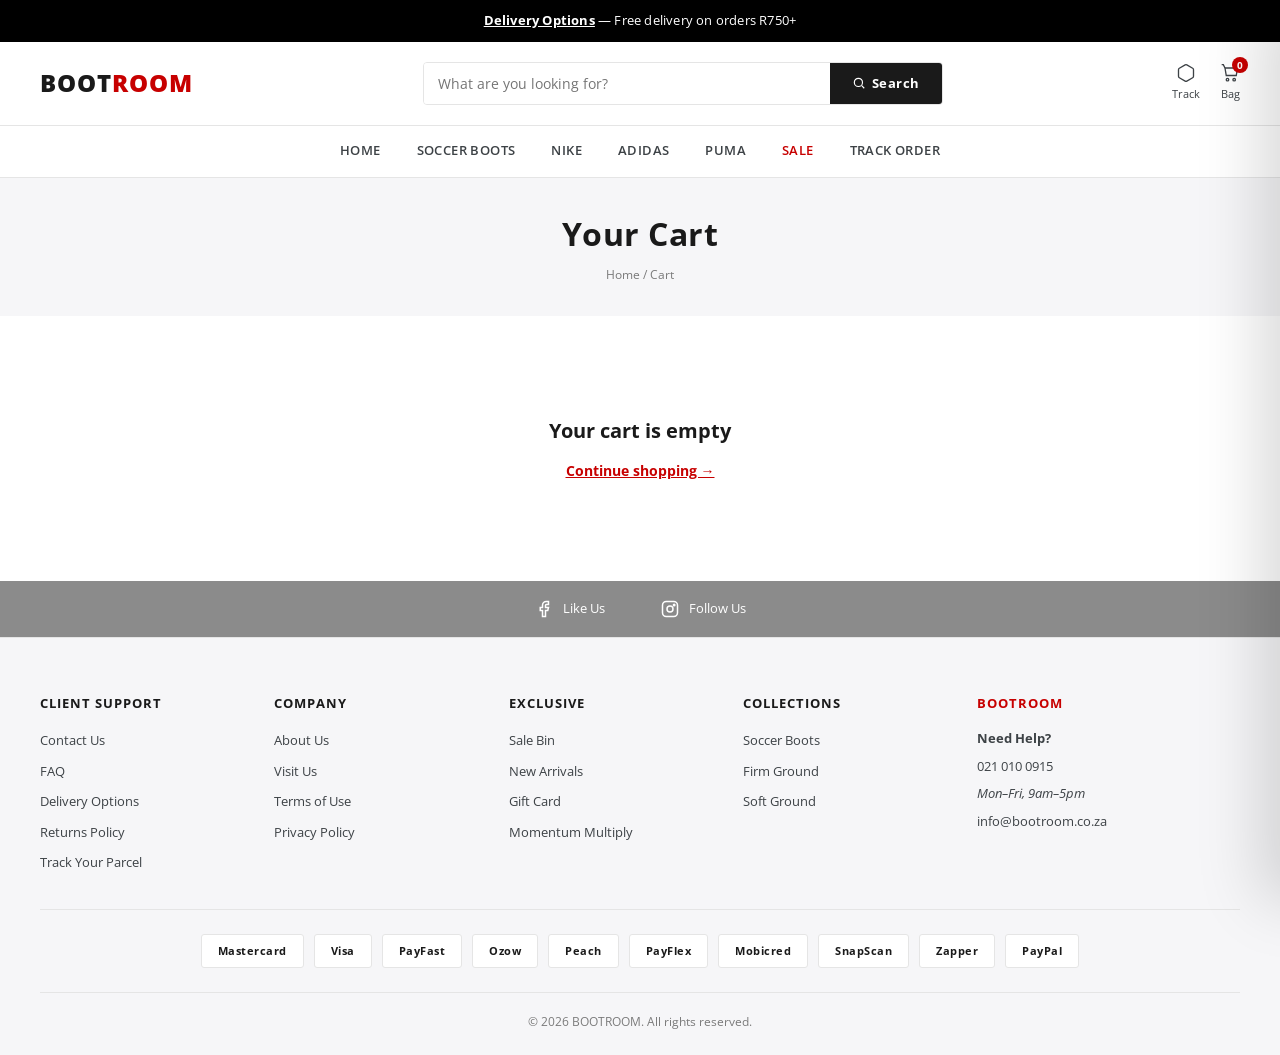
<file: cart.html>
<!DOCTYPE html>
<html lang="en">
<head>
<meta charset="UTF-8">
<meta name="viewport" content="width=device-width, initial-scale=1.0">
<title>Cart — BOOTROOM</title>
<link rel="preconnect" href="https://fonts.googleapis.com">
<link href="https://fonts.googleapis.com/css2?family=Open+Sans:wght@400;600;700;800&display=swap" rel="stylesheet">
<link rel="stylesheet" href="styles.css">
</head>
<body data-page="cart">
<div id="siteHeader"></div>

<section class="collection-header">
  <h1>Your Cart</h1>
  <div class="collection-breadcrumb">
    <a href="index.html">Home</a> / <span>Cart</span>
  </div>
</section>

<div class="wrap" id="cartPage"></div>

<div id="siteFooter"></div>

<script src="data.js"></script>
<script src="script.js"></script>
<script src="pages.js"></script>
</body>
</html>
</file>
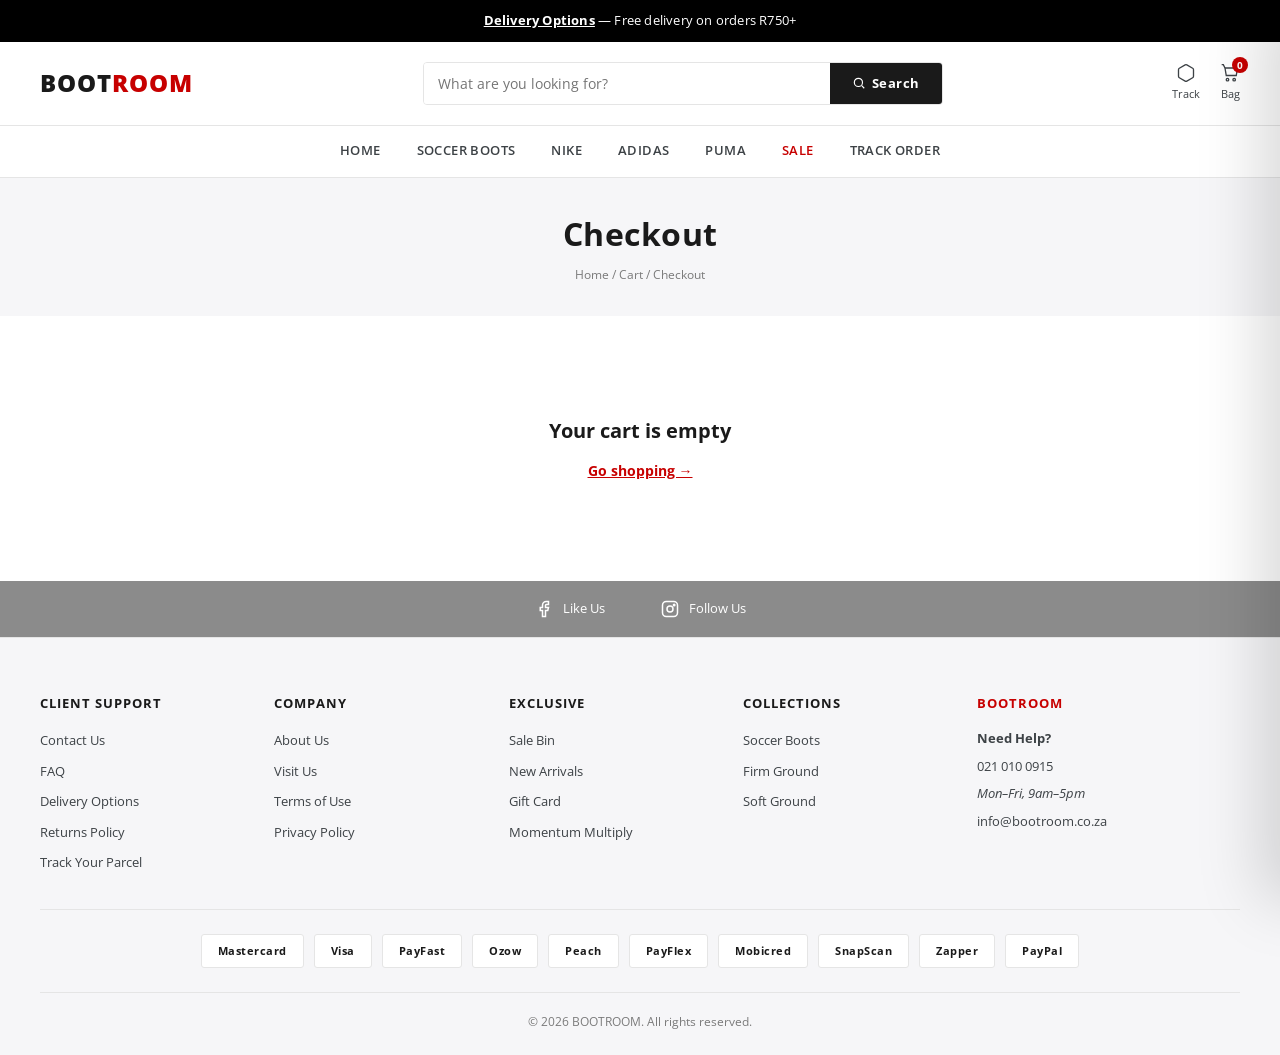
<file: checkout.html>
<!DOCTYPE html>
<html lang="en">
<head>
<meta charset="UTF-8">
<meta name="viewport" content="width=device-width, initial-scale=1.0">
<title>Checkout — BOOTROOM</title>
<link rel="preconnect" href="https://fonts.googleapis.com">
<link href="https://fonts.googleapis.com/css2?family=Open+Sans:wght@400;600;700;800&display=swap" rel="stylesheet">
<link rel="stylesheet" href="styles.css">
</head>
<body data-page="checkout">
<div id="siteHeader"></div>

<section class="collection-header">
  <h1>Checkout</h1>
  <div class="collection-breadcrumb">
    <a href="index.html">Home</a> / <a href="cart.html">Cart</a> / <span>Checkout</span>
  </div>
</section>

<div class="wrap" id="checkoutWrap"></div>

<div id="siteFooter"></div>

<script src="data.js"></script>
<script src="script.js"></script>
<script src="pages.js"></script>
</body>
</html>
</file>
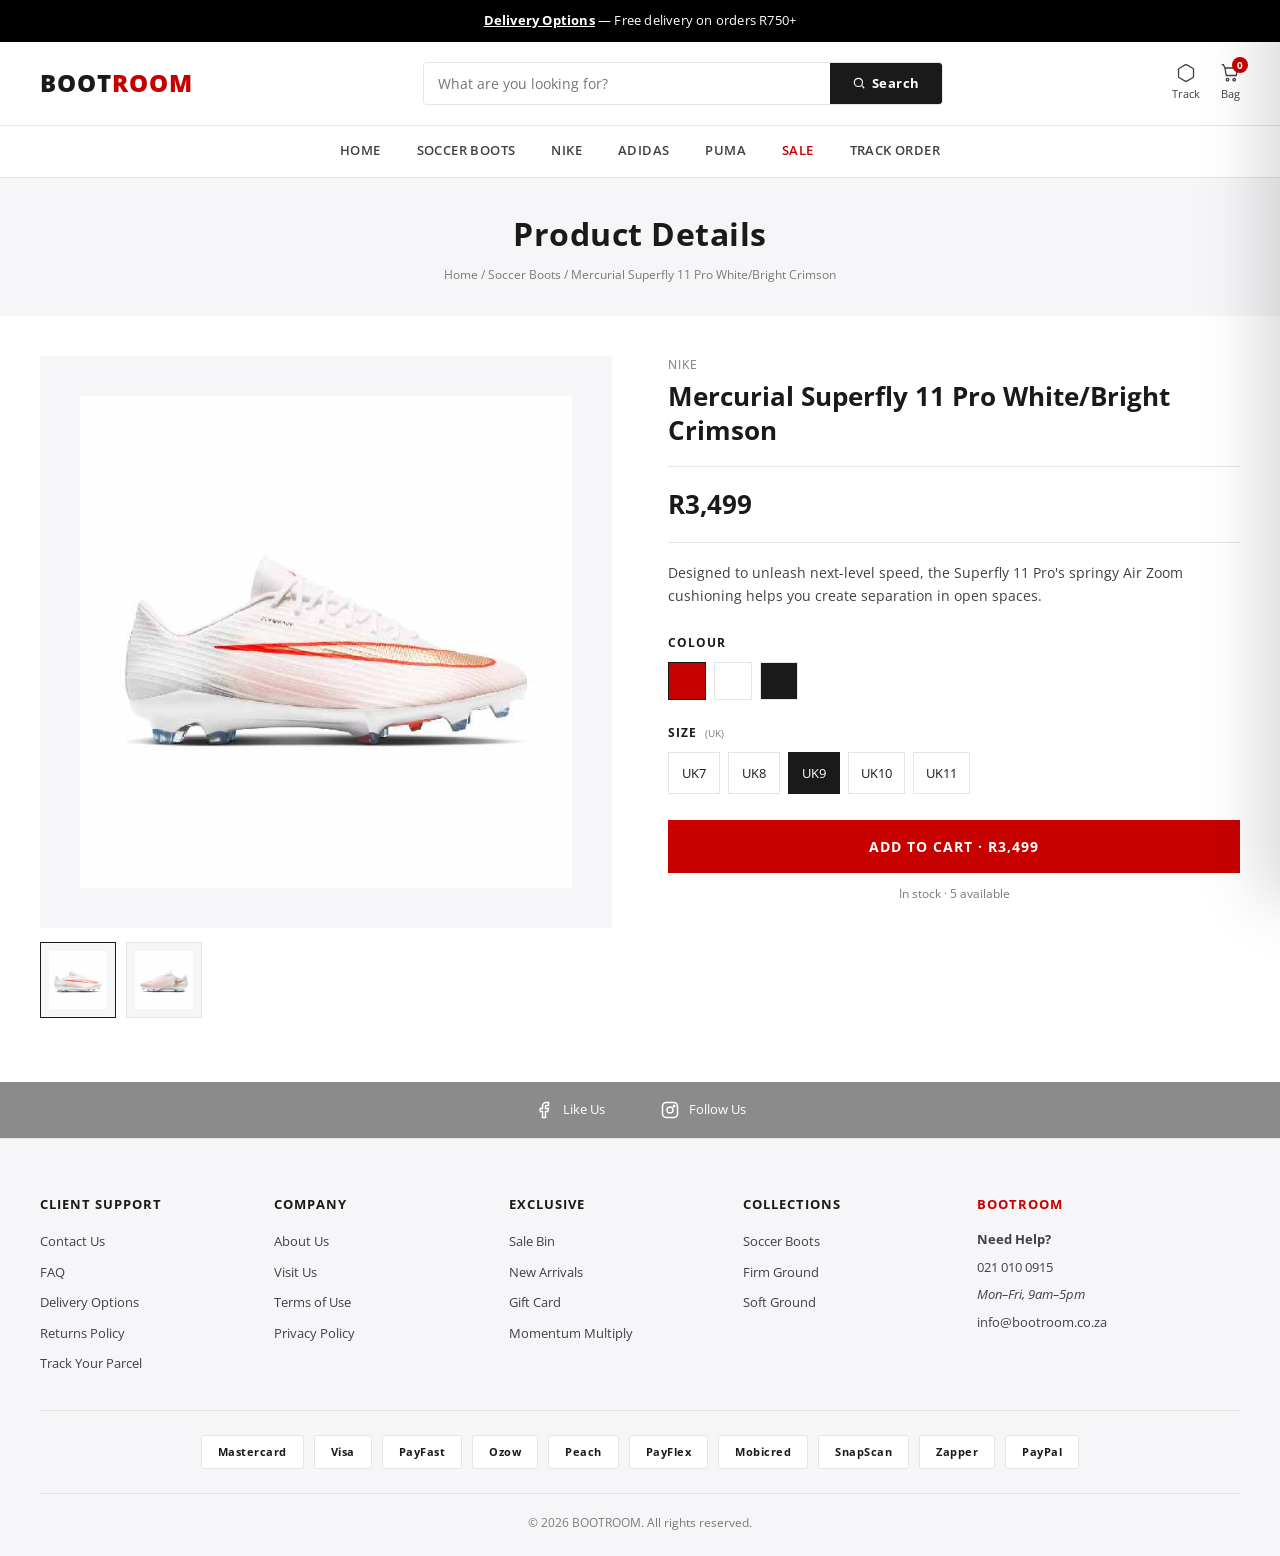
<file: product.html>
<!DOCTYPE html>
<html lang="en">
<head>
<meta charset="UTF-8">
<meta name="viewport" content="width=device-width, initial-scale=1.0">
<title>Product — BOOTROOM</title>
<link rel="preconnect" href="https://fonts.googleapis.com">
<link href="https://fonts.googleapis.com/css2?family=Open+Sans:wght@400;600;700;800&display=swap" rel="stylesheet">
<link rel="stylesheet" href="styles.css">
</head>
<body data-page="product">
<div id="siteHeader"></div>

<section class="collection-header">
  <h1>Product Details</h1>
  <div class="collection-breadcrumb">
    <a href="index.html">Home</a> / <a href="shop.html">Soccer Boots</a> / <span id="crumbName">Product</span>
  </div>
</section>

<div class="wrap">
  <div class="product-layout" id="productWrap"></div>
</div>

<div id="siteFooter"></div>

<script src="data.js"></script>
<script src="script.js"></script>
<script>
/* ============ PRODUCT PAGE (inline) ============ */
document.addEventListener('DOMContentLoaded', () => {
  const id = new URLSearchParams(location.search).get('id') || 'p1';
  const p = findProduct(id) || PRODUCTS[0];
  let color  = state.selectedColor[p.id] || p.colors[0];
  let size   = state.selectedSize[p.id]  || p.sizes[Math.floor(p.sizes.length/2)];
  let imgIdx = 0;

  document.getElementById('crumbName').textContent = p.name;

  const wrap = document.getElementById('productWrap');
  const gallery = (p.images && p.images.length) ? p.images : [null];

  const render = () => {
    const soldOut = p.stock === 0;

    const mainImgHTML = gallery[imgIdx]
      ? `<img src="${gallery[imgIdx]}" alt="${p.name}"
              style="width:100%;height:100%;object-fit:contain;display:block;">`
      : bootSVG(color);

    const thumbsHTML = gallery.length > 1
      ? `<div style="display:flex;gap:10px;margin-top:14px;flex-wrap:wrap;">
          ${gallery.map((img, i) => `
            <button data-thumb="${i}"
              style="width:76px;height:76px;border:1px solid ${i===imgIdx?'var(--ink)':'var(--line)'};
                     background:var(--panel);padding:8px;cursor:pointer;">
              ${img
                ? `<img src="${img}" style="width:100%;height:100%;object-fit:contain;">`
                : bootSVG(color)}
            </button>
          `).join('')}
        </div>`
      : '';

    wrap.innerHTML = `
      <div>
        <div class="product-image-main">${mainImgHTML}</div>
        ${thumbsHTML}
      </div>

      <div class="product-details">
        <div class="vendor">${p.brand}</div>
        <h1>${p.name}</h1>
        <div class="price">${fmtZAR(p.price)}</div>
        <p class="desc">${p.desc}</p>

        <div class="option-label">Colour</div>
        <div class="product-sizes" style="margin-bottom:24px;">
          ${p.colors.map(c => `
            <button class="product-size ${c===color?'selected':''}"
              style="min-width:38px;height:38px;padding:0;background:${c};
                     border:1px solid ${c===color?'var(--ink)':'var(--line)'};"
              data-c="${c}" aria-label="Colour ${c}"></button>
          `).join('')}
        </div>

        <div class="option-label">Size <small>(UK)</small></div>
        <div class="product-sizes">
          ${p.sizes.map(s => `
            <button class="product-size ${s===size?'selected':''}"
              data-s="${s}" ${soldOut?'disabled':''}>${s}</button>
          `).join('')}
        </div>

        <button class="add-to-cart-lg" id="addBtn"
          ${soldOut?'disabled style="opacity:.5;cursor:not-allowed;"':''}>
          ${soldOut ? 'Sold Out' : 'Add to Cart · ' + fmtZAR(p.price)}
        </button>
        <div class="stock-note ${p.stock<=4?'low':''}">
          ${p.stock===0
            ? 'Out of stock'
            : p.stock<=4
              ? `Only ${p.stock} left in stock`
              : `In stock · ${p.stock} available`}
        </div>
      </div>
    `;

    wrap.querySelectorAll('[data-thumb]').forEach(b => b.addEventListener('click', () => {
      imgIdx = Number(b.dataset.thumb);
      render();
    }));
    wrap.querySelectorAll('[data-c]').forEach(b => b.addEventListener('click', () => {
      color = b.dataset.c;
      state.selectedColor[p.id] = color;
      saveState();
      render();
    }));
    wrap.querySelectorAll('[data-s]').forEach(b => b.addEventListener('click', () => {
      if (b.disabled) return;
      size = b.dataset.s;
      state.selectedSize[p.id] = size;
      saveState();
      render();
    }));
    const add = document.getElementById('addBtn');
    if (add && !soldOut) add.addEventListener('click', () => addToCart(p.id, add, size));
  };

  render();
});
</script>
</body>
</html>
</file>
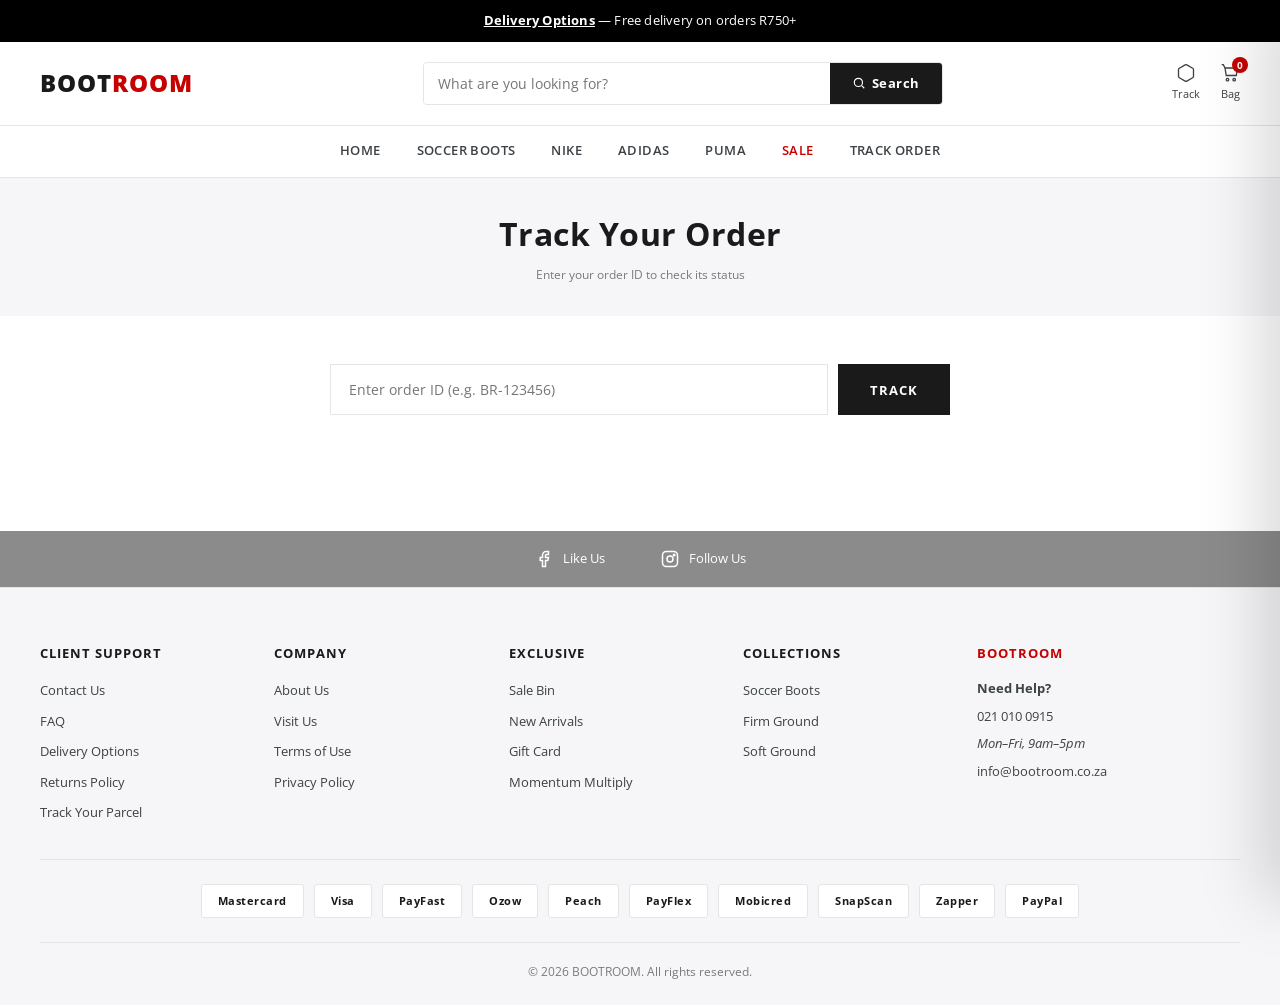
<file: tracking.html>
<!DOCTYPE html>
<html lang="en">
<head>
<meta charset="UTF-8">
<meta name="viewport" content="width=device-width, initial-scale=1.0">
<title>Track Order — BOOTROOM</title>
<link rel="preconnect" href="https://fonts.googleapis.com">
<link href="https://fonts.googleapis.com/css2?family=Open+Sans:wght@400;600;700;800&display=swap" rel="stylesheet">
<link rel="stylesheet" href="styles.css">
</head>
<body data-page="tracking">
<div id="siteHeader"></div>

<section class="collection-header">
  <h1>Track Your Order</h1>
  <div class="collection-breadcrumb">Enter your order ID to check its status</div>
</section>

<div class="wrap" style="padding:48px 0 80px;">
  <form class="track-form" id="trackForm">
    <input placeholder="Enter order ID (e.g. BR-123456)" required>
    <button type="submit">Track</button>
  </form>
  <div id="trackResult"></div>
</div>

<div id="siteFooter"></div>

<script src="data.js"></script>
<script src="script.js"></script>
<script src="pages.js"></script>
</body>
</html>
</file>
<file: styles.css>
:root{
  --red: #C70000;
  --red-dark: #A30000;
  --red-soft: #FFF0F0;
  --ink: #1A1A1A;
  --body: #3D4246;
  --muted: #7A7A7A;
  --line: #E5E5E5;
  --bg: #FFFFFF;
  --panel: #F6F6F8;
  --panel-2: #FAFAFA;
  --green: #1B7C36;
}
*{box-sizing:border-box; margin:0; padding:0;}
html{scroll-behavior:smooth;}
body{
  background:var(--bg);
  color:var(--body);
  font-family:'Open Sans', -apple-system, BlinkMacSystemFont, 'Segoe UI', sans-serif;
  font-size:14px;
  line-height:1.5;
  -webkit-font-smoothing:antialiased;
}
h1,h2,h3,h4{font-family:'Open Sans', sans-serif; color:var(--ink); font-weight:700;}
a{color:inherit; text-decoration:none;}
button{font-family:inherit; cursor:pointer; border:none; background:none; color:inherit;}
img,svg{display:block;}
.wrap{max-width:1240px; margin:0 auto; padding:0 20px;}
.wrap.wide{max-width:1440px;}

/* ---------- ANNOUNCEMENT BAR ---------- */
.announcement{
  background:#000; color:#fff; text-align:center;
  padding:11px 16px; font-size:13px; letter-spacing:.2px;
}
.announcement strong{font-weight:700;}
.announcement a{color:#fff; text-decoration:underline;}

/* ---------- HEADER ---------- */
header{
  position:sticky; top:0; z-index:50;
  background:#fff;
  border-bottom:1px solid var(--line);
}
.header-top{
  display:flex; align-items:center; justify-content:space-between;
  padding:20px 0; gap:24px;
}
.logo{
  font-size:24px; font-weight:800; letter-spacing:1px; color:var(--ink);
  text-transform:uppercase;
}
.logo span{color:var(--red);}
.header-search{
  flex:1; max-width:520px; display:flex;
  border:1px solid var(--line); border-radius:4px; overflow:hidden;
}
.header-search input{
  flex:1; border:none; outline:none; padding:11px 14px;
  font-family:inherit; font-size:14px; color:var(--ink);
}
.header-search button{
  background:var(--ink); color:#fff; padding:0 22px;
  font-weight:700; font-size:13px; letter-spacing:.5px;
  display:flex; align-items:center; gap:6px;
}
.header-search button:hover{background:#333;}
.header-icons{display:flex; align-items:center; gap:20px;}
.header-icons a{
  display:flex; flex-direction:column; align-items:center;
  font-size:11px; color:var(--body); gap:3px;
}
.header-icons a:hover{color:var(--red);}
.header-icons svg{width:20px; height:20px;}
.cart-count{
  background:var(--red); color:#fff; font-size:10px; font-weight:700;
  min-width:16px; height:16px; border-radius:8px; padding:0 4px;
  display:inline-flex; align-items:center; justify-content:center;
  position:absolute; transform:translate(10px,-6px);
}

/* ---------- PRIMARY NAV ---------- */
.nav-bar{
  border-top:1px solid var(--line);
  padding:0;
}
.nav-list{
  display:flex; gap:0; list-style:none; justify-content:center;
}
.nav-list > li{position:relative;}
.nav-list > li > a{
  display:block; padding:15px 18px; font-size:13px;
  font-weight:600; letter-spacing:.4px; text-transform:uppercase;
  color:var(--body); border-bottom:2px solid transparent;
  transition:color .15s, border-color .15s;
}
.nav-list > li:hover > a,
.nav-list > li.active > a{color:var(--red); border-bottom-color:var(--red);}
.nav-list .sale > a{color:var(--red);}

/* mega menu */
.mega{
  position:absolute; top:100%; left:50%; transform:translateX(-50%);
  background:#fff; border:1px solid var(--line); border-top:none;
  min-width:720px; padding:28px 32px;
  display:none; grid-template-columns:repeat(3, 1fr); gap:28px;
  box-shadow:0 12px 30px rgba(0,0,0,.08); z-index:60;
}
.nav-list > li:hover .mega{display:grid;}
.mega-col h4{
  font-size:12px; text-transform:uppercase; letter-spacing:1px;
  color:var(--red); margin-bottom:12px;
}
.mega-col ul{list-style:none; display:flex; flex-direction:column; gap:8px;}
.mega-col a{font-size:13px; color:var(--body);}
.mega-col a:hover{color:var(--red);}

/* ---------- COLLECTION HEADER ---------- */
.collection-header{
  background:var(--panel); padding:32px 0; text-align:center;
}
.collection-header h1{font-size:32px; letter-spacing:.5px;}
.collection-breadcrumb{
  font-size:12px; color:var(--muted); margin-top:8px;
}
.collection-breadcrumb a:hover{color:var(--red);}

/* ---------- LAYOUT: SIDEBAR + GRID ---------- */
.shop-layout{
  display:grid; grid-template-columns:240px 1fr; gap:32px;
  padding:32px 0 64px;
}

/* filter tree */
.filters{
  font-size:13px;
}
.filter-block{border-bottom:1px solid var(--line); padding:16px 0;}
.filter-block:first-child{padding-top:0;}
.filter-head{
  display:flex; align-items:center; justify-content:space-between;
  cursor:pointer; user-select:none;
}
.filter-head h3{
  font-size:12px; text-transform:uppercase; letter-spacing:1px;
  font-weight:700; color:var(--ink);
}
.filter-head svg{width:10px; height:10px; transition:transform .2s;}
.filter-block.closed .filter-head svg{transform:rotate(-90deg);}
.filter-body{
  display:flex; flex-direction:column; gap:8px; margin-top:14px;
}
.filter-block.closed .filter-body{display:none;}
.filter-body label{
  display:flex; align-items:center; gap:9px; color:var(--body);
  font-size:13px; cursor:pointer;
}
.filter-body input[type=checkbox]{
  width:15px; height:15px; accent-color:var(--red); cursor:pointer;
}
.filter-body .count{color:var(--muted); font-size:12px; margin-left:auto;}
.size-grid{
  display:grid; grid-template-columns:repeat(4,1fr); gap:6px; margin-top:14px;
}
.size-chip{
  border:1px solid var(--line); padding:8px 0; text-align:center;
  font-size:12px; cursor:pointer; color:var(--body); background:#fff;
  transition:all .12s;
}
.size-chip:hover{border-color:var(--red); color:var(--red);}
.size-chip.active{background:var(--ink); color:#fff; border-color:var(--ink);}

/* toolbar */
.toolbar{
  display:flex; align-items:center; justify-content:space-between;
  padding-bottom:20px; border-bottom:1px solid var(--line); margin-bottom:24px;
}
.toolbar .count{font-size:13px; color:var(--muted);}
.toolbar-right{display:flex; align-items:center; gap:16px;}
.sort-select{
  border:1px solid var(--line); padding:8px 12px; font-family:inherit;
  font-size:13px; color:var(--ink); background:#fff; cursor:pointer; outline:none;
}
.view-as{display:flex; gap:4px;}
.view-as button{
  width:30px; height:30px; border:1px solid var(--line);
  display:flex; align-items:center; justify-content:center; background:#fff;
}
.view-as button.active{border-color:var(--ink);}

/* product grid */
.grid{
  display:grid; grid-template-columns:repeat(3,1fr); gap:24px;
}
.product-card{
  position:relative;
  background:#fff;
}
.product-media{
  position:relative; aspect-ratio:1/1; overflow:hidden;
  background:var(--panel); display:block;
}
.product-media svg{width:100%; height:100%; transition:transform .35s;}
.product-card:hover .product-media svg{transform:scale(1.05);}
.badge{
  position:absolute; top:10px; left:10px; font-size:10px;
  font-weight:700; text-transform:uppercase; letter-spacing:.5px;
  padding:4px 8px; color:#fff; z-index:2;
}
.badge.sale{background:var(--red);}
.badge.sold-out{background:var(--ink);}
.badge.low{background:#B8860B;}
.quick-actions{
  position:absolute; bottom:12px; left:12px; right:12px;
  display:flex; gap:6px; opacity:0; transform:translateY(6px);
  transition:opacity .2s, transform .2s; z-index:3;
}
.product-card:hover .quick-actions{opacity:1; transform:translateY(0);}
.quick-add{
  flex:1; background:var(--ink); color:#fff; font-size:11px;
  font-weight:700; text-transform:uppercase; letter-spacing:.5px;
  padding:11px 6px; display:flex; align-items:center;
  justify-content:center; gap:6px;
}
.quick-add:hover{background:var(--red);}
.quick-view-btn{
  width:38px; background:#fff; color:var(--ink);
  border:1px solid #fff; display:flex; align-items:center;
  justify-content:center;
}
.quick-view-btn:hover{background:var(--ink); color:#fff;}
.product-info{padding:14px 2px 0; text-align:left;}
.product-vendor{
  font-size:11px; color:var(--muted); text-transform:uppercase;
  letter-spacing:.8px; margin-bottom:2px;
}
.product-title{
  font-size:13px; color:var(--ink); font-weight:600;
  text-transform:capitalize; line-height:1.35;
  margin-bottom:8px;
  display:-webkit-box; -webkit-line-clamp:2; -webkit-box-orient:vertical;
  overflow:hidden;
}
.product-price{font-size:14px; font-weight:700; color:var(--ink);}
.product-price s{
  color:var(--muted); font-weight:400; margin-left:8px; font-size:13px;
}
.color-swatches{
  display:flex; gap:5px; margin-top:8px;
}
.color-swatches span{
  width:14px; height:14px; border-radius:50%;
  border:1px solid var(--line);
}

/* ---------- PRODUCT PAGE ---------- */
.product-layout{
  display:grid; grid-template-columns:1fr 1fr; gap:56px;
  padding:40px 0 64px;
}
.product-image-main{
  background:var(--panel); aspect-ratio:1/1;
  display:flex; align-items:center; justify-content:center;
  padding:40px;
}
.product-details h1{
  font-size:26px; line-height:1.3; margin:6px 0 4px;
  text-transform:capitalize;
}
.product-details .vendor{
  font-size:12px; color:var(--muted); text-transform:uppercase;
  letter-spacing:1px;
}
.product-details .price{
  font-size:26px; font-weight:700; color:var(--ink);
  margin:18px 0; padding:18px 0;
  border-top:1px solid var(--line); border-bottom:1px solid var(--line);
}
.product-details .desc{
  color:var(--body); font-size:14px; margin:18px 0 26px; line-height:1.7;
}
.option-label{
  font-size:12px; text-transform:uppercase; letter-spacing:1px;
  font-weight:700; color:var(--ink); margin-bottom:10px;
  display:flex; align-items:center; gap:8px;
}
.option-label small{color:var(--muted); font-weight:400; text-transform:none; letter-spacing:0;}
.product-sizes{display:flex; flex-wrap:wrap; gap:8px; margin-bottom:26px;}
.product-size{
  min-width:52px; padding:11px 12px; border:1px solid var(--line);
  background:#fff; font-size:13px; color:var(--ink);
  transition:all .12s;
}
.product-size:hover{border-color:var(--red); color:var(--red);}
.product-size.selected{background:var(--ink); color:#fff; border-color:var(--ink);}
.product-size:disabled{color:#ccc; cursor:not-allowed; border-style:dashed;}
.add-to-cart-lg{
  width:100%; background:var(--red); color:#fff;
  padding:17px; font-size:14px; font-weight:700;
  text-transform:uppercase; letter-spacing:1px;
}
.add-to-cart-lg:hover{background:var(--red-dark);}
.stock-note{
  font-size:12px; color:var(--muted); margin-top:12px; text-align:center;
}
.stock-note.low{color:var(--red);}

/* ---------- CART ---------- */
.cart-page{
  display:grid; grid-template-columns:1.6fr 1fr; gap:44px;
  padding:40px 0 64px;
}
.cart-line{
  display:flex; gap:20px; padding:20px 0;
  border-bottom:1px solid var(--line); align-items:center;
}
.cart-line-media{
  width:110px; height:110px; flex:none; background:var(--panel);
  padding:14px; display:block;
}
.cart-line-info{flex:1;}
.cart-line-info .name{
  font-size:14px; font-weight:700; color:var(--ink);
  margin-bottom:4px;
}
.cart-line-info .meta{font-size:12px; color:var(--muted); margin-bottom:10px;}
.qty-row{display:flex; align-items:center; gap:12px;}
.qty-btn{
  width:28px; height:28px; border:1px solid var(--line);
  background:#fff; color:var(--ink);
  display:inline-flex; align-items:center; justify-content:center;
  font-size:14px;
}
.qty-btn:hover{border-color:var(--red); color:var(--red);}
.remove-link{
  font-size:12px; color:var(--red); text-decoration:underline;
  margin-left:auto; cursor:pointer;
}
.cart-line-price{font-size:16px; font-weight:700; color:var(--ink);}
.summary{
  background:var(--panel); padding:28px; position:sticky; top:150px;
}
.summary h3{
  font-size:16px; text-transform:uppercase; letter-spacing:1px;
  margin-bottom:20px;
}
.summary-row{
  display:flex; justify-content:space-between;
  padding:10px 0; font-size:14px; color:var(--body);
}
.summary-row.total{
  border-top:1px solid var(--line); margin-top:12px; padding-top:16px;
  font-size:18px; font-weight:700; color:var(--ink);
}
.checkout-btn{
  display:block; width:100%; text-align:center; margin-top:22px;
  background:var(--ink); color:#fff; padding:16px;
  font-size:14px; font-weight:700; text-transform:uppercase;
  letter-spacing:1px;
}
.checkout-btn:hover{background:var(--red);}

/* ---------- FORM / CHECKOUT ---------- */
.checkout-form{
  background:#fff; border:1px solid var(--line); padding:32px;
}
.checkout-form h3{
  font-size:14px; text-transform:uppercase; letter-spacing:1px;
  margin:24px 0 16px; padding-bottom:12px;
  border-bottom:1px solid var(--line);
}
.checkout-form h3:first-child{margin-top:0;}
.checkout-form label{
  display:block; font-size:12px; color:var(--muted);
  margin-bottom:16px; text-transform:uppercase; letter-spacing:.5px;
}
.checkout-form input{
  display:block; width:100%; margin-top:6px;
  background:#fff; border:1px solid var(--line); border-radius:0;
  padding:12px 14px; color:var(--ink);
  font-family:inherit; font-size:14px; outline:none;
}
.checkout-form input:focus{border-color:var(--ink);}
.form-row{display:grid; grid-template-columns:1fr 1fr; gap:16px;}

/* ---------- TRACKING ---------- */
.track-form{
  display:flex; gap:10px; max-width:620px; margin:0 auto 36px;
}
.track-form input{
  flex:1; border:1px solid var(--line); padding:15px 18px;
  font-family:inherit; font-size:14px; outline:none;
}
.track-form input:focus{border-color:var(--ink);}
.track-form button{
  background:var(--ink); color:#fff; padding:0 32px;
  font-weight:700; text-transform:uppercase; letter-spacing:1px;
  font-size:13px;
}
.track-panel{
  background:var(--panel); padding:36px; max-width:820px; margin:0 auto;
}
.track-head{
  display:flex; justify-content:space-between; align-items:flex-start;
  margin-bottom:30px; gap:20px;
}
.track-head .label{
  font-size:11px; color:var(--muted); text-transform:uppercase;
  letter-spacing:1px;
}
.track-head h2{font-size:22px; margin-top:6px;}
.track-status{
  background:var(--green); color:#fff; padding:8px 16px;
  font-size:12px; font-weight:700; text-transform:uppercase;
  letter-spacing:1px;
}
.track-steps{
  display:flex; position:relative; margin:36px 0;
}
.track-step{
  flex:1; text-align:center; position:relative; z-index:1;
}
.track-step .dot{
  width:18px; height:18px; border-radius:50%;
  background:#fff; border:2px solid var(--line);
  margin:0 auto 12px;
}
.track-step.done .dot{background:var(--green); border-color:var(--green);}
.track-step .lbl{
  font-size:11px; color:var(--muted);
  text-transform:uppercase; letter-spacing:.5px;
}
.track-step.done .lbl{color:var(--ink); font-weight:700;}
.track-step::before{
  content:""; position:absolute; top:8px; left:-50%; width:100%;
  height:2px; background:var(--line); z-index:-1;
}
.track-step:first-child::before{display:none;}
.track-step.done::before{background:var(--green);}

/* ---------- EMPTY STATE ---------- */
.empty-state{
  text-align:center; padding:80px 20px; color:var(--muted);
}
.empty-state h3{font-size:20px; margin-bottom:10px; color:var(--ink);}

/* ---------- FOOTER ---------- */
.trust-bar{
  background:#8B8B8B; color:#fff; padding:18px 0;
}
.trust-bar .wrap{
  display:flex; justify-content:center; gap:56px; font-size:13px;
}
.trust-bar a{display:flex; align-items:center; gap:10px;}
.trust-bar a:hover{color:#000;}
footer{
  background:var(--panel); border-top:1px solid var(--line);
  padding:56px 0 24px;
}
.foot-grid{
  display:grid; grid-template-columns:repeat(4,1fr) 1.3fr; gap:32px;
  padding-bottom:36px;
}
.foot-col h4{
  font-size:13px; text-transform:uppercase; letter-spacing:1px;
  margin-bottom:16px;
}
.foot-col ul{list-style:none; display:flex; flex-direction:column; gap:9px;}
.foot-col a{font-size:13px; color:var(--body);}
.foot-col a:hover{color:var(--red);}
.foot-col p{font-size:13px; margin-bottom:8px;}
.foot-payments{
  display:flex; flex-wrap:wrap; gap:10px; justify-content:center;
  padding:24px 0; border-top:1px solid var(--line);
}
.foot-payments span{
  background:#fff; border:1px solid var(--line);
  padding:8px 16px; font-size:11px; color:var(--ink);
  font-weight:700; letter-spacing:.5px; border-radius:3px;
}
.foot-copy{
  padding-top:20px; border-top:1px solid var(--line);
  text-align:center; font-size:12px; color:var(--muted);
}

/* ---------- MINI-CART DRAWER ---------- */
.overlay{
  position:fixed; inset:0; background:rgba(0,0,0,.5); z-index:90;
  opacity:0; pointer-events:none; transition:opacity .2s;
}
.overlay.open{opacity:1; pointer-events:auto;}
.drawer{
  position:fixed; top:0; right:0; height:100%; width:420px; max-width:92vw;
  background:#fff; z-index:100;
  transform:translateX(100%); transition:transform .25s ease;
  display:flex; flex-direction:column;
  box-shadow:-20px 0 60px rgba(0,0,0,.15);
}
.drawer.open{transform:translateX(0);}
.drawer-head{
  padding:22px 24px; border-bottom:1px solid var(--line);
  display:flex; align-items:center; justify-content:space-between;
}
.drawer-head h3{
  font-size:15px; text-transform:uppercase; letter-spacing:1px;
}
.drawer-head .close{
  font-size:22px; color:var(--muted);
}
.drawer-head .close:hover{color:var(--ink);}
.drawer-body{flex:1; overflow-y:auto; padding:18px 24px;}
.drawer-footer{
  padding:22px 24px; border-top:1px solid var(--line);
  background:var(--panel-2);
}
.cart-item{display:flex; gap:14px; padding:14px 0; border-bottom:1px solid var(--line);}
.cart-item-media{
  width:70px; height:70px; flex:none; background:var(--panel); padding:10px;
}
.cart-item-info{flex:1;}
.cart-item-info .name{font-size:13px; font-weight:700; margin-bottom:3px;}
.cart-item-info .meta{font-size:11px; color:var(--muted); margin-bottom:8px;}
.add-btn{
  background:var(--red); color:#fff; padding:12px 20px;
  font-weight:700; font-size:13px; text-transform:uppercase;
  letter-spacing:.5px; display:inline-flex;
  align-items:center; justify-content:center; gap:8px;
}
.add-btn:hover{background:var(--red-dark);}
.add-btn.done{background:var(--green);}
.spin{animation:spin .7s linear infinite;}
@keyframes spin{to{transform:rotate(360deg);}}

/* ---------- MISC ---------- */
.hero{
  background:var(--panel); padding:64px 0;
  display:grid; grid-template-columns:1.1fr 1fr; gap:56px; align-items:center;
}
.hero h1{
  font-size:44px; line-height:1.15; letter-spacing:-.5px; margin-bottom:18px;
}
.hero p{font-size:15px; color:var(--body); max-width:520px; margin-bottom:28px;}
.btn-primary{
  display:inline-block; background:var(--red); color:#fff;
  padding:15px 32px; font-weight:700; font-size:13px;
  text-transform:uppercase; letter-spacing:1px;
}
.btn-primary:hover{background:var(--red-dark);}
.btn-secondary{
  display:inline-block; background:#fff; color:var(--ink);
  padding:15px 32px; font-weight:700; font-size:13px;
  text-transform:uppercase; letter-spacing:1px;
  border:1px solid var(--ink); margin-left:12px;
}
.btn-secondary:hover{background:var(--ink); color:#fff;}
.hero-visual{
  background:#fff; padding:40px; display:flex;
  align-items:center; justify-content:center;
}

/* ---------- RESPONSIVE ---------- */
@media (max-width:1024px){
  .shop-layout{grid-template-columns:1fr;}
  .filters{display:flex; gap:20px; flex-wrap:wrap;}
  .filter-block{flex:1; min-width:200px; border-bottom:none; border-right:1px solid var(--line); padding:0 20px 0 0;}
  .grid{grid-template-columns:repeat(2,1fr);}
  .product-layout{grid-template-columns:1fr; gap:32px;}
  .cart-page{grid-template-columns:1fr;}
  .summary{position:static;}
  .foot-grid{grid-template-columns:repeat(2,1fr);}
  .hero{grid-template-columns:1fr;}
  .hero h1{font-size:32px;}
  .mega{min-width:90vw;}
}
@media (max-width:640px){
  .header-search{display:none;}
  .nav-list{overflow-x:auto; justify-content:flex-start;}
  .nav-list > li > a{padding:13px 12px; font-size:11px; white-space:nowrap;}
  .grid{grid-template-columns:1fr;}
  .foot-grid{grid-template-columns:1fr; text-align:center;}
  .trust-bar .wrap{flex-direction:column; gap:12px; align-items:center;}
  .track-steps{flex-direction:column; gap:14px;}
  .track-step{display:flex; align-items:center; gap:12px;}
  .track-step .dot{margin:0;}
  .track-step::before{display:none;}
  .form-row{grid-template-columns:1fr;}
}
:focus-visible{outline:2px solid var(--red); outline-offset:2px;}

/* ============ PRODUCT MEDIA (FIXED) ============ */
/* Replaces the old .product-media / .quick-actions behaviour so the
   stretched link, image, and buttons don't fight each other for clicks. */

.product-media{
  position: relative;
  aspect-ratio: 1/1;
  overflow: hidden;
  background: var(--panel);
  display: block;
}

/* Invisible stretched link — covers the whole image area, receives clicks */
.product-media .media-link{
  position: absolute;
  inset: 0;
  z-index: 1;
  display: block;
}

/* Images sit above the link visually but let clicks pass through to the link */
.product-media img,
.product-media svg{
  position: relative;
  z-index: 2;
  pointer-events: none;
  width: 100%;
  height: 100%;
  object-fit: contain;
}

/* Badges float above images */
.product-media .badge{
  z-index: 3;
}

/* Quick actions sit on the top layer and receive their own clicks */
.product-media .quick-actions{
  position: absolute;
  bottom: 12px;
  left: 12px;
  right: 12px;
  display: flex;
  gap: 6px;
  opacity: 0;
  transform: translateY(6px);
  transition: opacity .2s, transform .2s;
  z-index: 4;
}
.product-card:hover .quick-actions{
  opacity: 1;
  transform: translateY(0);
}

/* Buttons inside quick-actions are always clickable */
.quick-add,
.quick-view-btn{
  pointer-events: auto;
  cursor: pointer;
}

/* Colour swatches need to be clickable too */
.color-swatches span{
  cursor: pointer;
  pointer-events: auto;
}

/* Keep hover scale animation for the SVG fallback */
.product-card:hover .product-media svg{
  transform: scale(1.05);
}

/* Hover photo swap */
.product-card:hover .product-media .hover-img{
  opacity: 1 !important;
}
.product-card:hover .product-media img:first-of-type{
  opacity: 0 !important;
}
</file>
